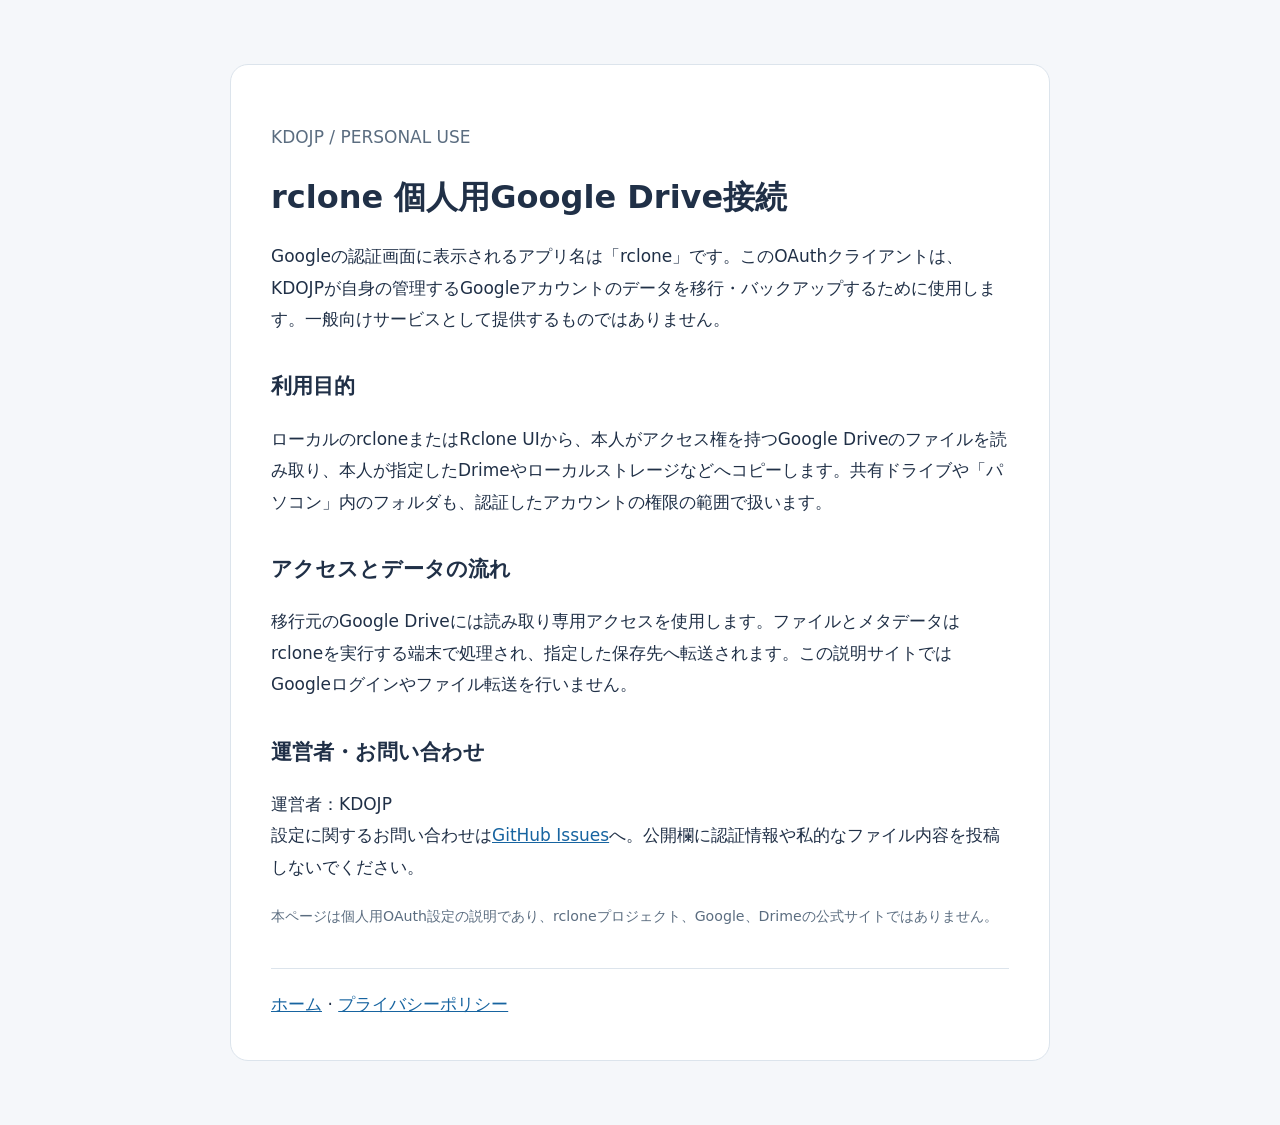
<file: index.html>
<!doctype html><html lang="ja"><head><meta charset="utf-8"><meta name="viewport" content="width=device-width,initial-scale=1"><title>rclone — KDOJPの個人用Google Drive接続</title><link rel="stylesheet" href="style.css"><meta name="google-site-verification" content="Fx78HsfYVDEzlF2_jZm_NRQxRC5XrlhTfr0U0elRq9o" /></head><body><main><p class="eyebrow">KDOJP / PERSONAL USE</p><h1>rclone 個人用Google Drive接続</h1><p>Googleの認証画面に表示されるアプリ名は「rclone」です。このOAuthクライアントは、KDOJPが自身の管理するGoogleアカウントのデータを移行・バックアップするために使用します。一般向けサービスとして提供するものではありません。</p><h2>利用目的</h2><p>ローカルのrcloneまたはRclone UIから、本人がアクセス権を持つGoogle Driveのファイルを読み取り、本人が指定したDrimeやローカルストレージなどへコピーします。共有ドライブや「パソコン」内のフォルダも、認証したアカウントの権限の範囲で扱います。</p><h2>アクセスとデータの流れ</h2><p>移行元のGoogle Driveには読み取り専用アクセスを使用します。ファイルとメタデータはrcloneを実行する端末で処理され、指定した保存先へ転送されます。この説明サイトではGoogleログインやファイル転送を行いません。</p><h2>運営者・お問い合わせ</h2><p>運営者：KDOJP<br>設定に関するお問い合わせは<a href="https://github.com/KDOJP/rclone-personal-pages/issues">GitHub Issues</a>へ。公開欄に認証情報や私的なファイル内容を投稿しないでください。</p><p><small>本ページは個人用OAuth設定の説明であり、rcloneプロジェクト、Google、Drimeの公式サイトではありません。</small></p><nav><a href="index.html">ホーム</a> · <a href="privacy.html">プライバシーポリシー</a></nav></main></body></html>
</file>
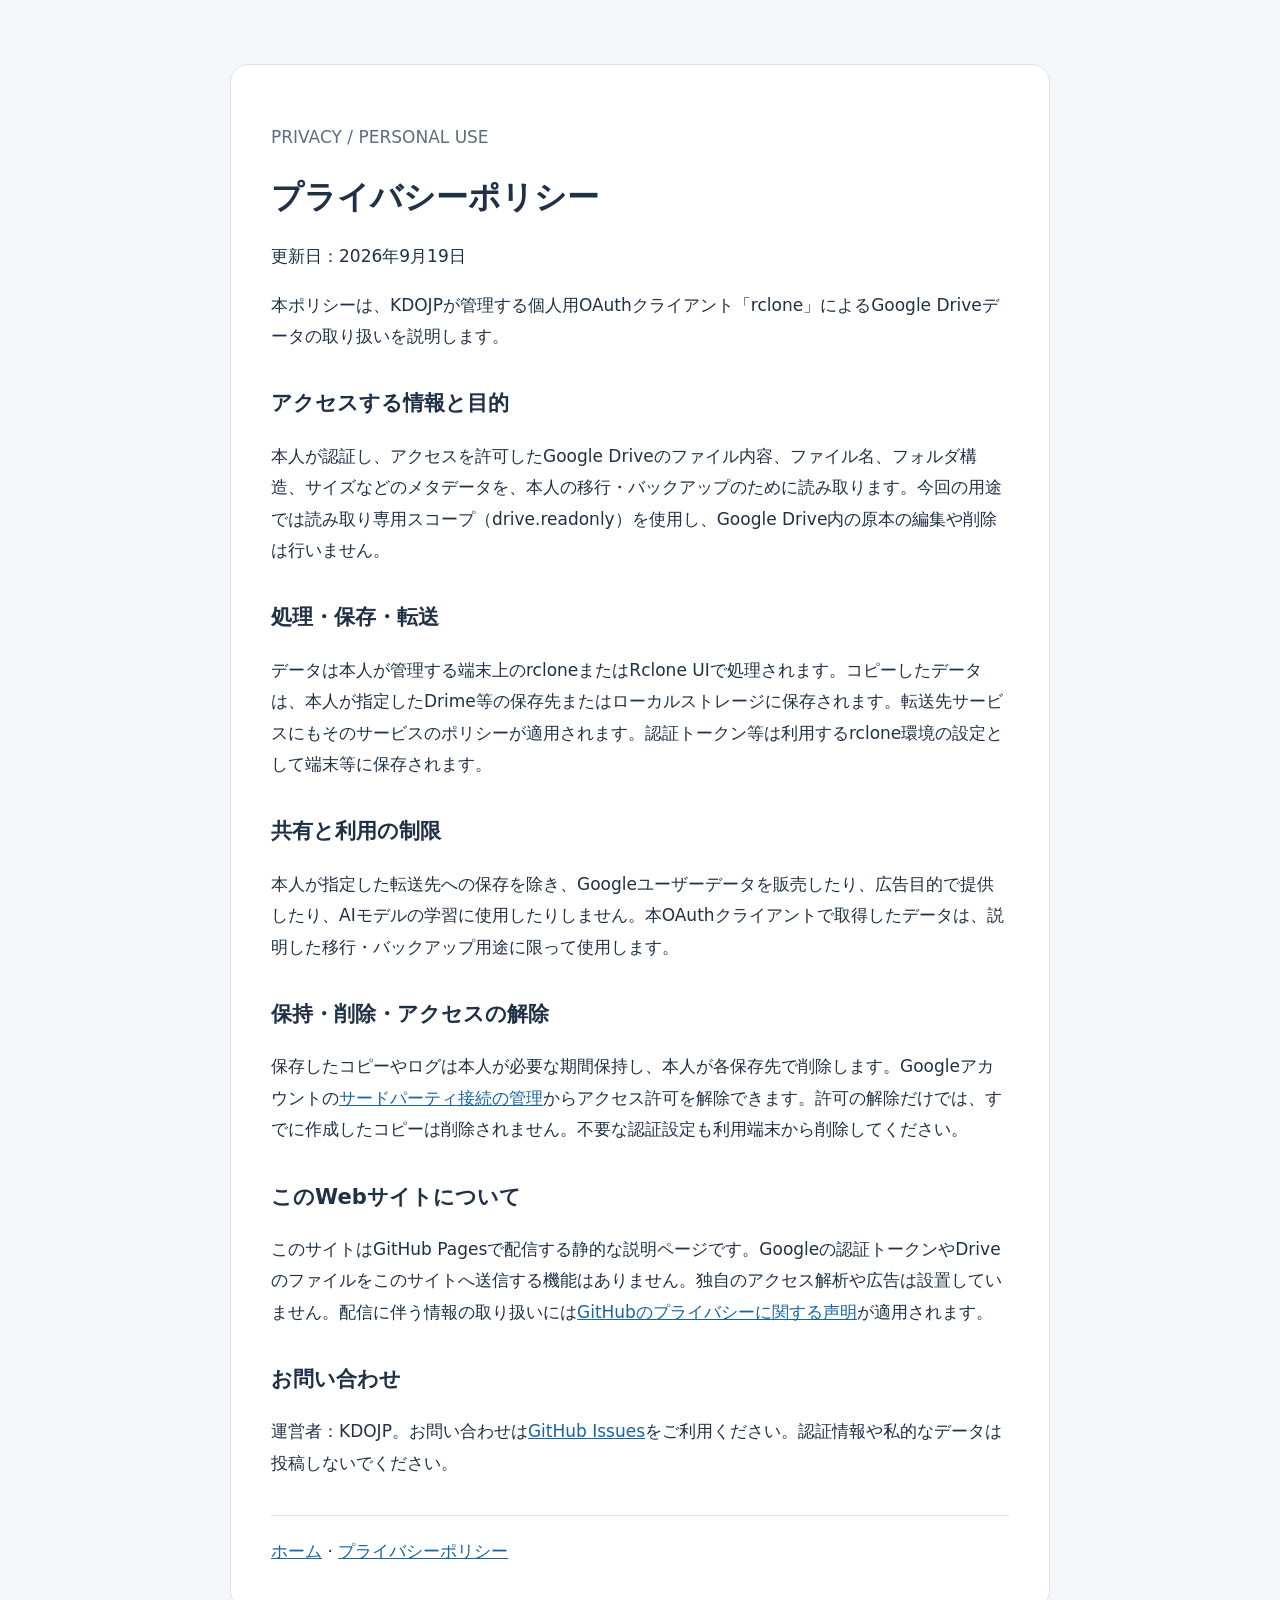
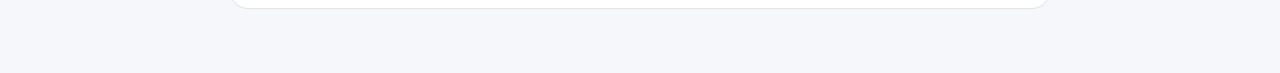
<file: privacy.html>
<!doctype html><html lang="ja"><head><meta charset="utf-8"><meta name="viewport" content="width=device-width,initial-scale=1"><title>プライバシーポリシー — rclone 個人用接続</title><link rel="stylesheet" href="style.css"></head><body><main><p class="eyebrow">PRIVACY / PERSONAL USE</p><h1>プライバシーポリシー</h1><p>更新日：2026年9月19日</p><p>本ポリシーは、KDOJPが管理する個人用OAuthクライアント「rclone」によるGoogle Driveデータの取り扱いを説明します。</p><h2>アクセスする情報と目的</h2><p>本人が認証し、アクセスを許可したGoogle Driveのファイル内容、ファイル名、フォルダ構造、サイズなどのメタデータを、本人の移行・バックアップのために読み取ります。今回の用途では読み取り専用スコープ（drive.readonly）を使用し、Google Drive内の原本の編集や削除は行いません。</p><h2>処理・保存・転送</h2><p>データは本人が管理する端末上のrcloneまたはRclone UIで処理されます。コピーしたデータは、本人が指定したDrime等の保存先またはローカルストレージに保存されます。転送先サービスにもそのサービスのポリシーが適用されます。認証トークン等は利用するrclone環境の設定として端末等に保存されます。</p><h2>共有と利用の制限</h2><p>本人が指定した転送先への保存を除き、Googleユーザーデータを販売したり、広告目的で提供したり、AIモデルの学習に使用したりしません。本OAuthクライアントで取得したデータは、説明した移行・バックアップ用途に限って使用します。</p><h2>保持・削除・アクセスの解除</h2><p>保存したコピーやログは本人が必要な期間保持し、本人が各保存先で削除します。Googleアカウントの<a href="https://myaccount.google.com/connections">サードパーティ接続の管理</a>からアクセス許可を解除できます。許可の解除だけでは、すでに作成したコピーは削除されません。不要な認証設定も利用端末から削除してください。</p><h2>このWebサイトについて</h2><p>このサイトはGitHub Pagesで配信する静的な説明ページです。Googleの認証トークンやDriveのファイルをこのサイトへ送信する機能はありません。独自のアクセス解析や広告は設置していません。配信に伴う情報の取り扱いには<a href="https://docs.github.com/en/site-policy/privacy-policies/github-general-privacy-statement">GitHubのプライバシーに関する声明</a>が適用されます。</p><h2>お問い合わせ</h2><p>運営者：KDOJP。お問い合わせは<a href="https://github.com/KDOJP/rclone-personal-pages/issues">GitHub Issues</a>をご利用ください。認証情報や私的なデータは投稿しないでください。</p><nav><a href="index.html">ホーム</a> · <a href="privacy.html">プライバシーポリシー</a></nav></main></body></html>
</file>
<file: style.css>
*{box-sizing:border-box}body{margin:0;background:#f5f7fa;color:#203047;font:17px/1.85 system-ui,-apple-system,sans-serif}main{max-width:820px;margin:64px auto;padding:40px;background:white;border:1px solid #dce4ec;border-radius:18px}h1{font-size:32px;line-height:1.4}h2{font-size:21px;margin-top:32px}a{color:#1764a0}small,.eyebrow{color:#5b6d80}nav{border-top:1px solid #dce4ec;margin-top:36px;padding-top:20px}@media(max-width:600px){main{margin:16px;padding:24px}h1{font-size:26px}}
</file>
